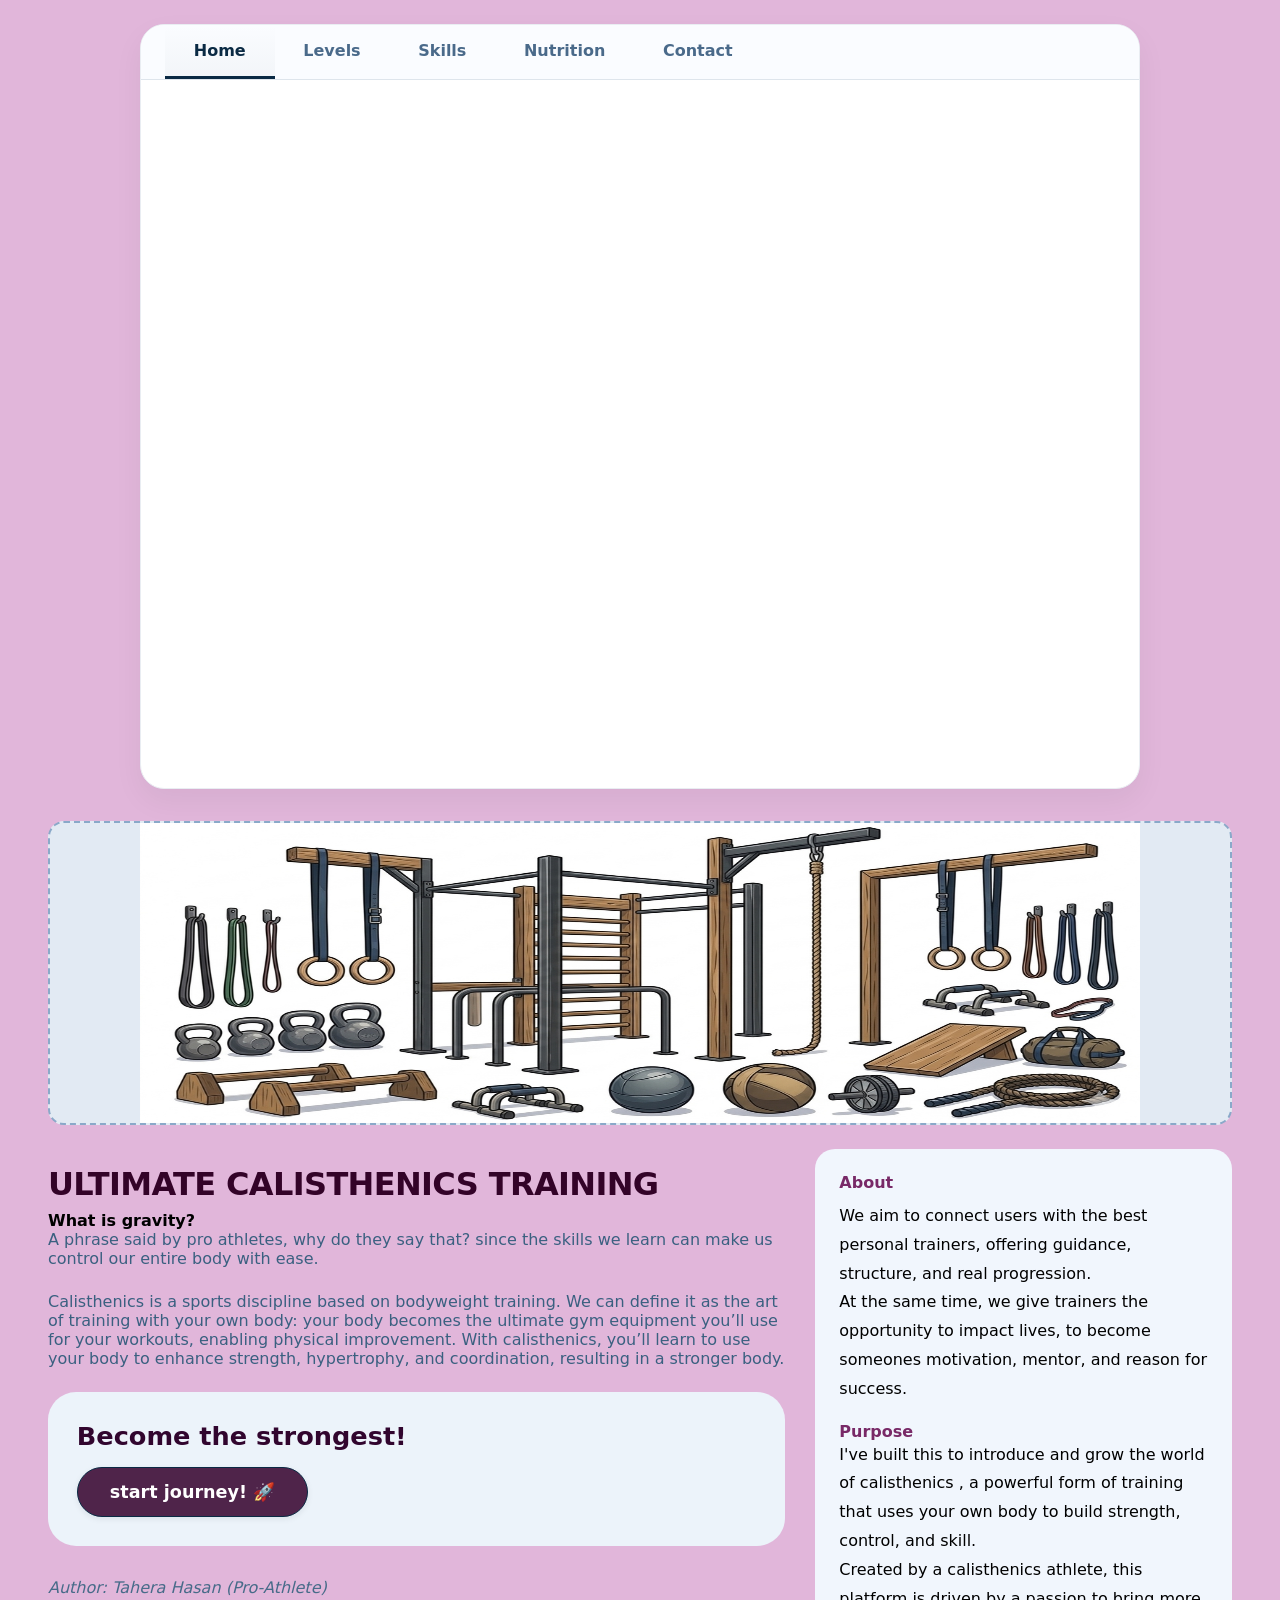
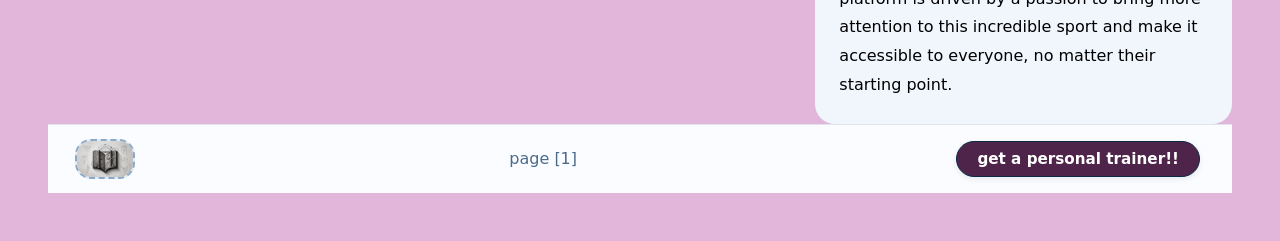
<file: index.html>
<!DOCTYPE html>
<html lang="en">
<head>
    <meta charset="UTF-8">
    <meta name="viewport" content="width=device-width, initial-scale=1.0">
    <title> Ultimate Calisthenics guide · Home</title>
    <link rel="stylesheet" href="style.css">
</head>
<body>

<div class="app-container">


    <!-- HEADER TABS for easy navigation -->
    <div class="header-tabs">
        <div class="tab-nav">
            <a href="home.html" class="active">Home</a>
            <a href="levels.html">Levels</a>
            <a href="skills.html">Skills</a>
            <a href="nutrition.html">Nutrition</a>
            <a href="contact.html">Contact</a>
        </div>

    </div>
</div>
    <!-- main content -->
    <div class="page-content">
        <!-- image placeholder for the picture in the beginning of the homepage-->
        <div class="img-placeholder" style="margin-bottom: 1.5rem;">
            <img src="Gemini_Generated_Image_home.png" alt="homepage" class="home-img">
        </div>

        <!-- the start of text display contents -->
        <div style="display: flex; gap: 30px; align-items: flex-start; flex-wrap: wrap;">
            <div style="flex:2">
                <p style="font-size: 1.2rem; margin: 0.5rem 0 1rem; color: #2b4e6e;">
                    <h1>ULTIMATE CALISTHENICS TRAINING</h1>
                    <strong>What is gravity?</strong>
                <p style="margin-bottom: 1.5rem; color: #3a6080;">A phrase said by pro athletes,
                    why do they say that? since the skills we learn can make us control our entire body with ease.</p>
                <p style="margin-bottom: 1.5rem; color: #3a6080;">Calisthenics is a sports discipline based on bodyweight training. We can define it as the art of training with your own body: your body becomes the ultimate gym equipment you’ll use for your workouts, enabling physical improvement. With calisthenics, you’ll learn to use your body to enhance strength, hypertrophy, and coordination, resulting in a stronger body.</p>
                
                <div style="background: #ecf3fa; padding: 1.8rem; border-radius: 28px;">
                    <h2 style="margin-top: 0;">Become the strongest!</h2>
                    <a href="levels.html" class="btn btn-large">start journey! 🚀</a>
                </div>
                
                <p style="margin-top: 2rem; color:#476b89;"><i>Author: Tahera Hasan (Pro-Athlete) </i></p>
            </div>
            
            <!-- sidebar / diagram panel -->
            <div style="flex:1; min-width: 220px; background: #f1f6fd; padding: 1.5rem; border-radius: 20px;">
                <p style="font-weight:700; color: #782967;">About</p>
                <ul style="list-style:none; margin-top:10px; line-height:1.8;"><!-- ul used for the spacing to look nice -->
                       <li> We aim to connect users with the best personal trainers, offering guidance, structure, and real progression. </li>
                       <li> At the same time, we give trainers the opportunity to impact lives, to become someones motivation, mentor, and reason for success.</li>
                </ul>
                <p style="font-weight:700; margin-top:18px; color: #782967;">Purpose</p>
                <ul style="list-style:none; line-height:1.8;">
                    <li> I've built this to introduce and grow the world of calisthenics , a powerful form of training that uses your own body to build strength, control, and skill. </li>
                    <li>Created by a calisthenics athlete, this platform is driven by a passion to bring more attention to this incredible sport and make it accessible to everyone, no matter their starting point.  </li>           
                </ul>
               
            </div>
        </div>
        


    <!-- FOOTER (the same for all the pahes shows the page number and the websites icon)-->
    <footer class="app-footer">
        <div class="footer-logo">
            <div class="img-placeholder img-placeholder-small" style="width:50px; height:35px; min-height:35px;">
                <img src="Gemini_Generated_Image_icon.png" alt="logo" class="img-placeholder img-placeholder-small">
            </div>
        </div>
        <div class="footer-page-indicator">page [1]</div>
        <div class="footer-btn">
            <a href="contact.html" class="btn">get a personal trainer!!</a>
        </div>
    </footer>
    
</div>
</body>
</html>
</file>
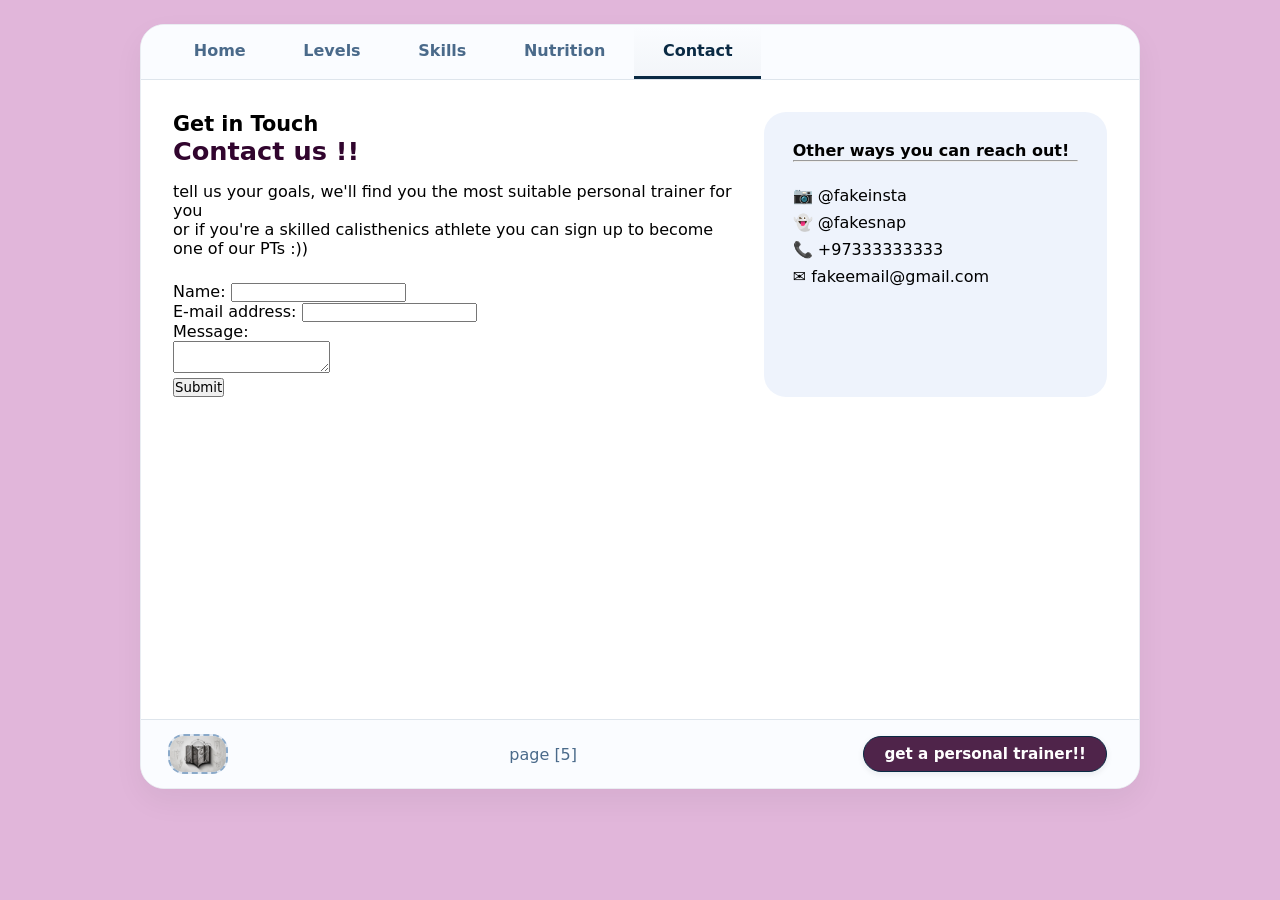
<file: contact.html>
<!DOCTYPE html>
<html lang="en">
<head>
    <meta charset="UTF-8">
    <meta name="viewport" content="width=device-width, initial-scale=1.0">
    <title>Ultimate Calisthenics guide · Contact</title>
    <link rel="stylesheet" href="style.css">
</head>
<body>
<div class="app-container">
    <!-- HEADER TABS -->
    <div class="header-tabs">
        <div class="tab-nav">
            <a href="home.html">Home</a>
            <a href="levels.html">Levels</a>
            <a href="skills.html">Skills</a>
            <a href="nutrition.html">Nutrition</a>
            <a href="contact.html" class="active">Contact</a>
        </div>
    </div>

    <!-- main content -->
    <div class="page-content">
        <div style="display:flex; gap:20px; flex-wrap:wrap;">
            <!-- LEFT COLUMN: Contact Form -->
            <div style="flex:2;">
                <p style="font-weight:600; font-size:1.3rem;">Get in Touch</p>
                <h2 style="margin-top:0;">Contact us !!</h2>
                <p>tell us your goals, we'll find you the most suitable personal trainer for you</p>
                <p style="margin-bottom:1.5rem;">or if you're a skilled calisthenics athlete you can sign up to become one of our PTs :))</p>
                
                <!-- contact form begins -->
                <form action="mailto:admin@example.com" enctype="text/plain" method="post">
                    <p>Name: <input name="Name" type="text" id="Name"></p>
                    <p>E-mail address: <input name="E-mail" type="text" id="E-mail"></p>
                    <p>Message:</p>
                    <p><textarea name="Message" id="Message"></textarea></p>
                    <p><input type="submit" name="Submit" value="Submit"></p>
                </form>
                <!-- Contact form ends -->
            </div>
            
            <!--Sidebar -->
            <div style="flex:1; background:#eef3fc; border-radius:22px; padding:1.8rem;">
                <p><strong>Other ways you can reach out!</strong></p>
                <hr>
                <div class="social-links">
    <ul >
        <li style="display: block; margin: 8px 0;">📷 @fakeinsta</li>
        <li style="display: block; margin: 8px 0;">👻 @fakesnap</li>
        <li style="display: block; margin: 8px 0;">📞 +97333333333</li>
        <li style="display: block; margin: 8px 0;">✉️ fakeemail@gmail.com</li>
    </ul>

                </div>
                <p style="margin-top:1.8rem;"></p>
            </div>
        </div>
    </div>

    <!-- FOOTER -->
    <footer class="app-footer">
        <div class="footer-logo">
            <div class="img-placeholder img-placeholder-small" style="width:50px; height:35px; min-height:35px;"><img src="Gemini_Generated_Image_icon.png" alt="logo" class="img-placeholder img-placeholder-small"></div>
        </div>
        <div class="footer-page-indicator">page [5]</div>
        <div class="footer-btn">
            <a href="home.html" class="btn">get a personal trainer!!</a>
        </div>
    </footer>
</div>
</body>
</html>
</file>
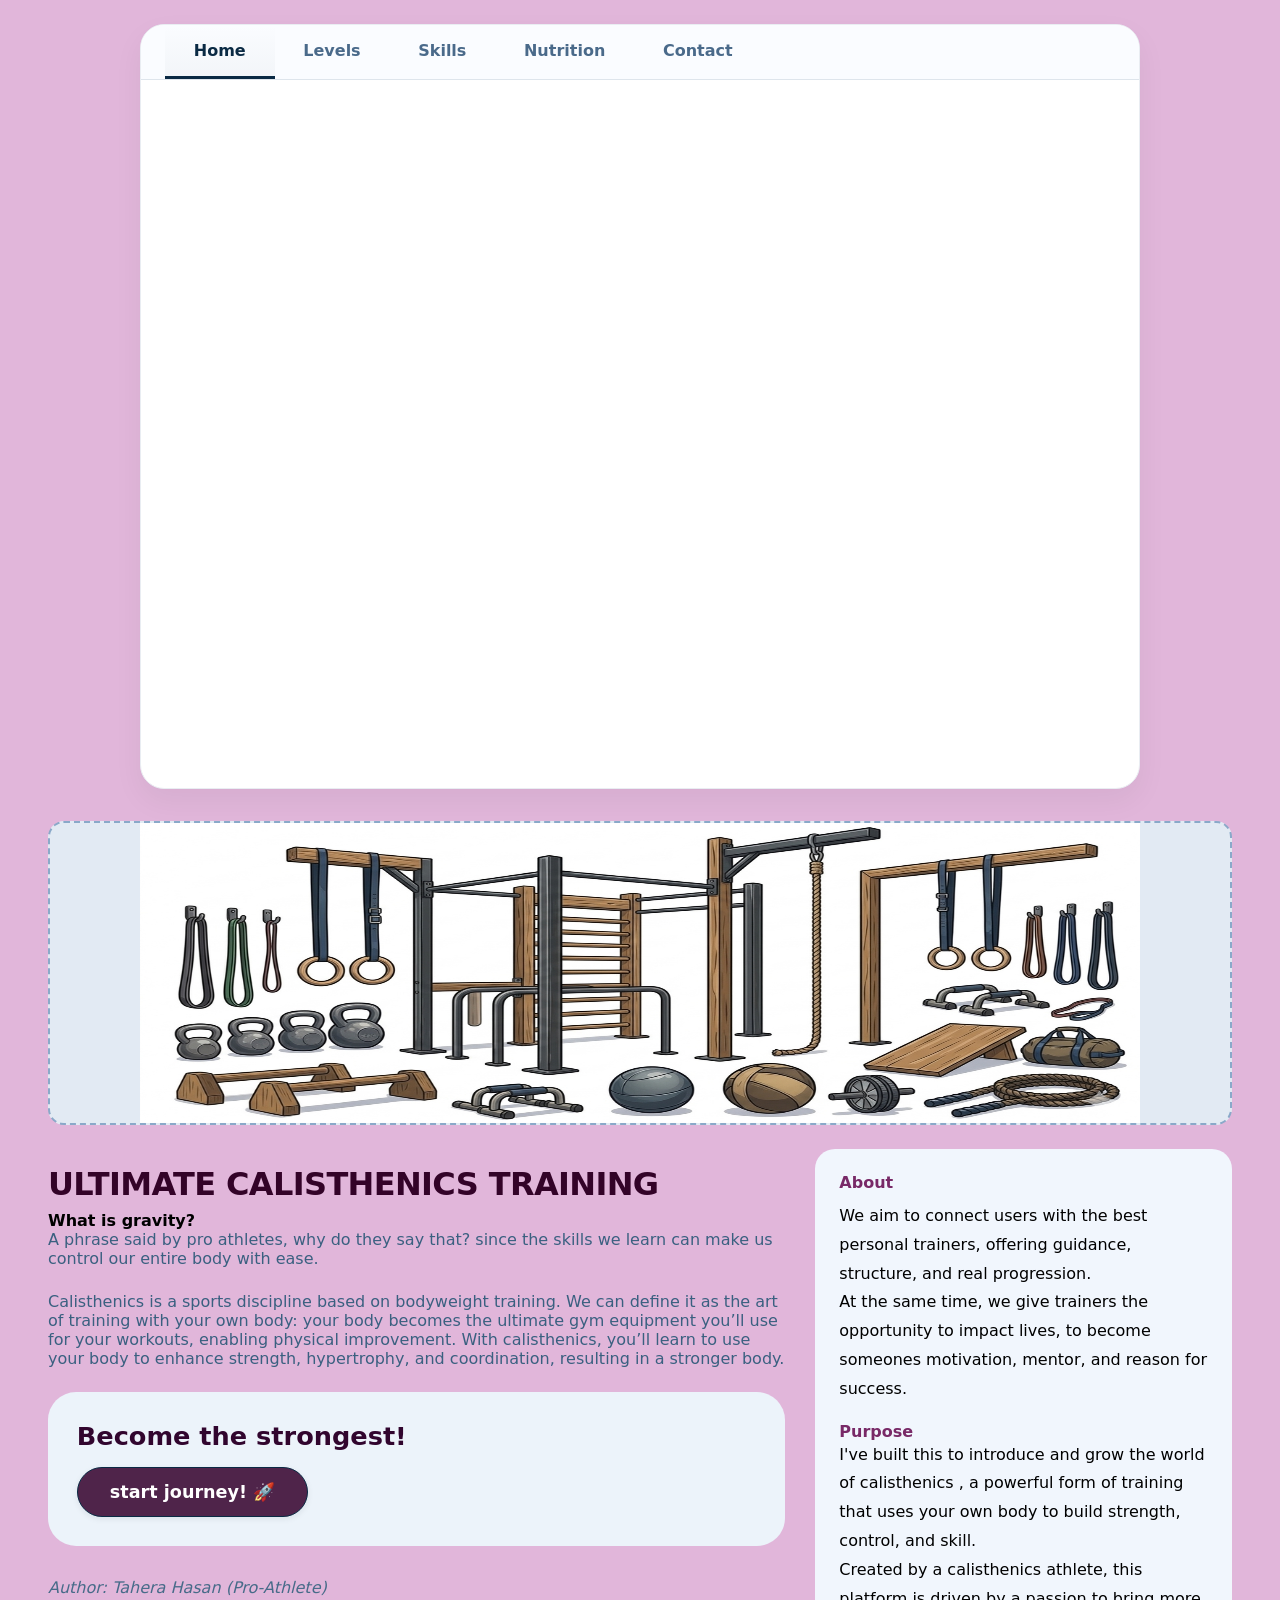
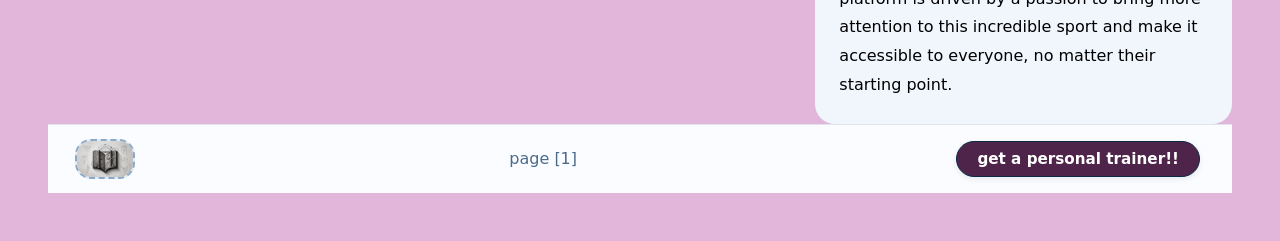
<file: home.html>
<!DOCTYPE html>
<html lang="en">
<head>
    <meta charset="UTF-8">
    <meta name="viewport" content="width=device-width, initial-scale=1.0">
    <title> Ultimate Calisthenics guide · Home</title>
    <link rel="stylesheet" href="style.css">
</head>
<body>

<div class="app-container">


    <!-- HEADER TABS for easy navigation -->
    <div class="header-tabs">
        <div class="tab-nav">
            <a href="home.html" class="active">Home</a>
            <a href="levels.html">Levels</a>
            <a href="skills.html">Skills</a>
            <a href="nutrition.html">Nutrition</a>
            <a href="contact.html">Contact</a>
        </div>

    </div>
</div>
    <!-- main content -->
    <div class="page-content">
        <!-- image placeholder for the picture in the beginning of the homepage-->
        <div class="img-placeholder" style="margin-bottom: 1.5rem;">
            <img src="Gemini_Generated_Image_home.png" alt="homepage" class="home-img">
        </div>

        <!-- the start of text display contents -->
        <div style="display: flex; gap: 30px; align-items: flex-start; flex-wrap: wrap;">
            <div style="flex:2">
                <p style="font-size: 1.2rem; margin: 0.5rem 0 1rem; color: #2b4e6e;">
                    <h1>ULTIMATE CALISTHENICS TRAINING</h1>
                    <strong>What is gravity?</strong>
                <p style="margin-bottom: 1.5rem; color: #3a6080;">A phrase said by pro athletes,
                    why do they say that? since the skills we learn can make us control our entire body with ease.</p>
                <p style="margin-bottom: 1.5rem; color: #3a6080;">Calisthenics is a sports discipline based on bodyweight training. We can define it as the art of training with your own body: your body becomes the ultimate gym equipment you’ll use for your workouts, enabling physical improvement. With calisthenics, you’ll learn to use your body to enhance strength, hypertrophy, and coordination, resulting in a stronger body.</p>
                
                <div style="background: #ecf3fa; padding: 1.8rem; border-radius: 28px;">
                    <h2 style="margin-top: 0;">Become the strongest!</h2>
                    <a href="levels.html" class="btn btn-large">start journey! 🚀</a>
                </div>
                
                <p style="margin-top: 2rem; color:#476b89;"><i>Author: Tahera Hasan (Pro-Athlete) </i></p>
            </div>
            
            <!-- sidebar / diagram panel -->
            <div style="flex:1; min-width: 220px; background: #f1f6fd; padding: 1.5rem; border-radius: 20px;">
                <p style="font-weight:700; color: #782967;">About</p>
                <ul style="list-style:none; margin-top:10px; line-height:1.8;"><!-- ul used for the spacing to look nice -->
                       <li> We aim to connect users with the best personal trainers, offering guidance, structure, and real progression. </li>
                       <li> At the same time, we give trainers the opportunity to impact lives, to become someones motivation, mentor, and reason for success.</li>
                </ul>
                <p style="font-weight:700; margin-top:18px; color: #782967;">Purpose</p>
                <ul style="list-style:none; line-height:1.8;">
                    <li> I've built this to introduce and grow the world of calisthenics , a powerful form of training that uses your own body to build strength, control, and skill. </li>
                    <li>Created by a calisthenics athlete, this platform is driven by a passion to bring more attention to this incredible sport and make it accessible to everyone, no matter their starting point.  </li>           
                </ul>
               
            </div>
        </div>
        


    <!-- FOOTER (the same for all the pahes shows the page number and the websites icon)-->
    <footer class="app-footer">
        <div class="footer-logo">
            <div class="img-placeholder img-placeholder-small" style="width:50px; height:35px; min-height:35px;">
                <img src="Gemini_Generated_Image_icon.png" alt="logo" class="img-placeholder img-placeholder-small">
            </div>
        </div>
        <div class="footer-page-indicator">page [1]</div>
        <div class="footer-btn">
            <a href="contact.html" class="btn">get a personal trainer!!</a>
        </div>
    </footer>
    
</div>
</body>
</html>
</file>
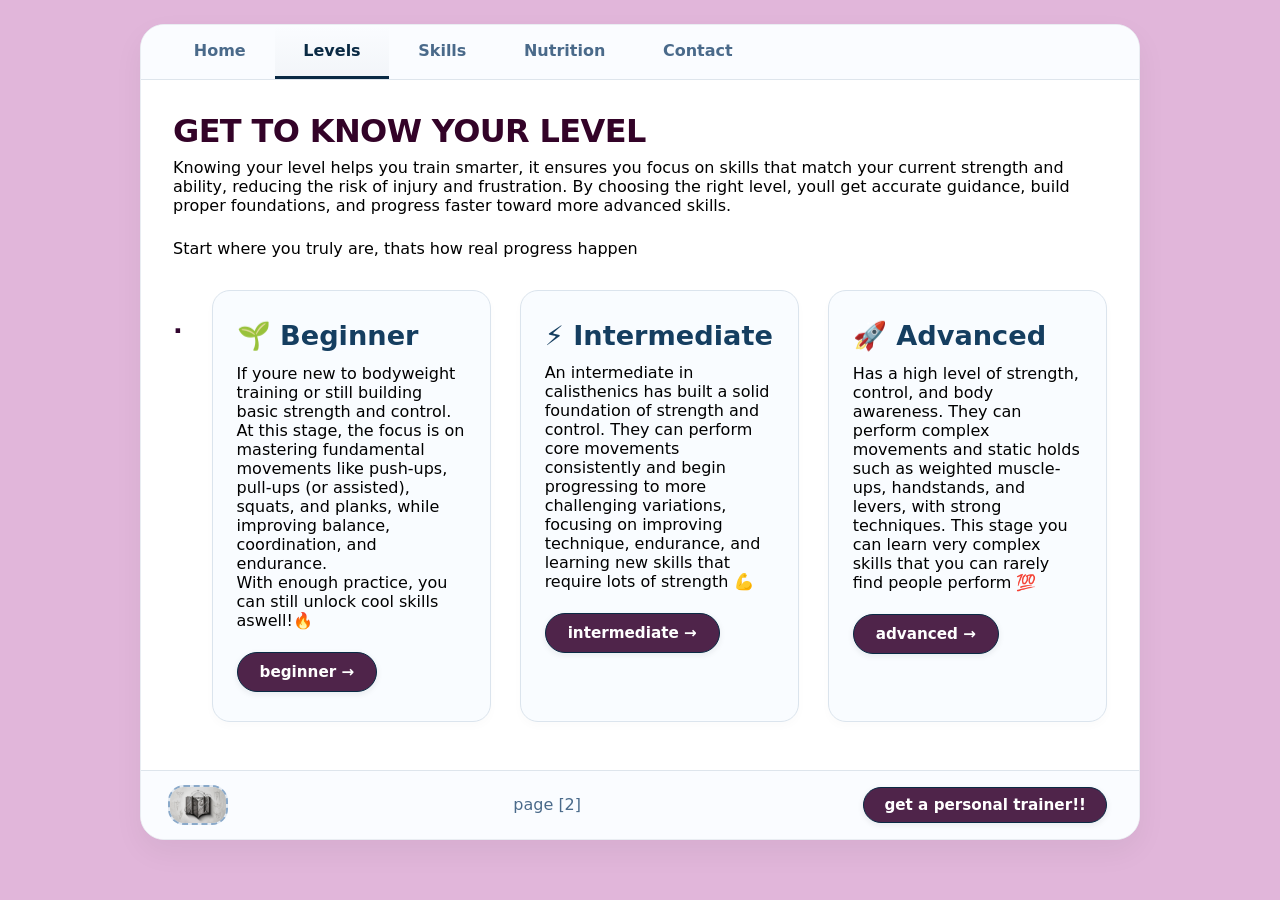
<file: levels.html>
<!DOCTYPE html>
<html lang="en">
<head>
    <meta charset="UTF-8">
    <meta name="viewport" content="width=device-width, initial-scale=1.0">
    <title>Ultimate Calisthenics guide · Levels</title>
    <link rel="stylesheet" href="style.css">
</head>
<body>
<div class="app-container">
    <!-- HEADER TABS -->
    <div class="header-tabs">
        <div class="tab-nav">
            <a href="home.html">Home</a>
            <a href="levels.html" class="active">Levels</a>
            <a href="skills.html">Skills</a>
            <a href="nutrition.html">Nutrition</a>
            <a href="contact.html">Contact</a>
        </div>

    </div>

    <!-- main content -->
    <div class="page-content">
        <h1>GET TO KNOW YOUR LEVEL</h1>
        <p style="margin-bottom: 1.5rem; font-size:1.0rem;">Knowing your level helps you train smarter, it ensures you focus on skills that match your current strength and ability, reducing the risk of injury and frustration.
By choosing the right level, youll get accurate guidance, build proper foundations, and progress faster toward more advanced skills.</p>
<p>Start where you truly are, thats how real progress happen </p>
        
        <div class="card-grid">
            <h2>.</h2>
            <div class="level-card">
                <h3>🌱 Beginner</h3>
                <p>If youre new to bodyweight training or still building basic strength and control. 
                    <p>At this stage, the focus is on mastering fundamental movements like push-ups, pull-ups (or assisted), squats, and planks, while improving balance, coordination, and endurance.</p>
                    <p>With enough practice, you can still unlock cool skills aswell!🔥</p>
                <!-- link to beginner section on skills page to make navigation easier -->
                <a href="skills.html#beginner" class="btn" style="margin-top:1.4rem; display:inline-block;">beginner →</a>
            </div>
            <div class="level-card">
                <h3>⚡ Intermediate</h3>
                <p>An intermediate in calisthenics has built a solid foundation of strength and control. They can perform core movements consistently and begin progressing to more challenging variations, focusing on improving technique, endurance, and learning new skills that require lots of strength 💪 </p>
                <!-- link to intermediate section on skills page -->
                <a href="skills.html#intermediate" class="btn" style="margin-top:1.4rem; display:inline-block;">intermediate →</a>
            </div>
            <div class="level-card">
                <h3>🚀 Advanced</h3>
                <p>Has a high level of strength, control, and body awareness. They can perform complex movements and static holds such as weighted muscle-ups, handstands, and levers, with strong techniques. This stage you can learn very complex skills that you can rarely find people perform 💯 </p>
                <!-- link to advanced section on skills page -->
                <a href="skills.html#advanced" class="btn" style="margin-top:1.4rem; display:inline-block;">advanced →</a>
            </div>
        </div>

    </div>

    <!-- FOOTER -->
    <footer class="app-footer">
        <div class="footer-logo">
            <div class="img-placeholder img-placeholder-small" style="width:50px; height:35px; min-height:35px;"> <img src="Gemini_Generated_Image_icon.png" alt="logo" class="img-placeholder img-placeholder-small"></div>
            <span style="margin-left: 8px; font-weight: 600;"></span>
        </div>
        <div class="footer-page-indicator">page [2]</div>
        <div class="footer-btn">
            <a href="contact.html" class="btn">get a personal trainer!!</a>
        </div>
    </footer>
</div>
</body>
</html>
</file>
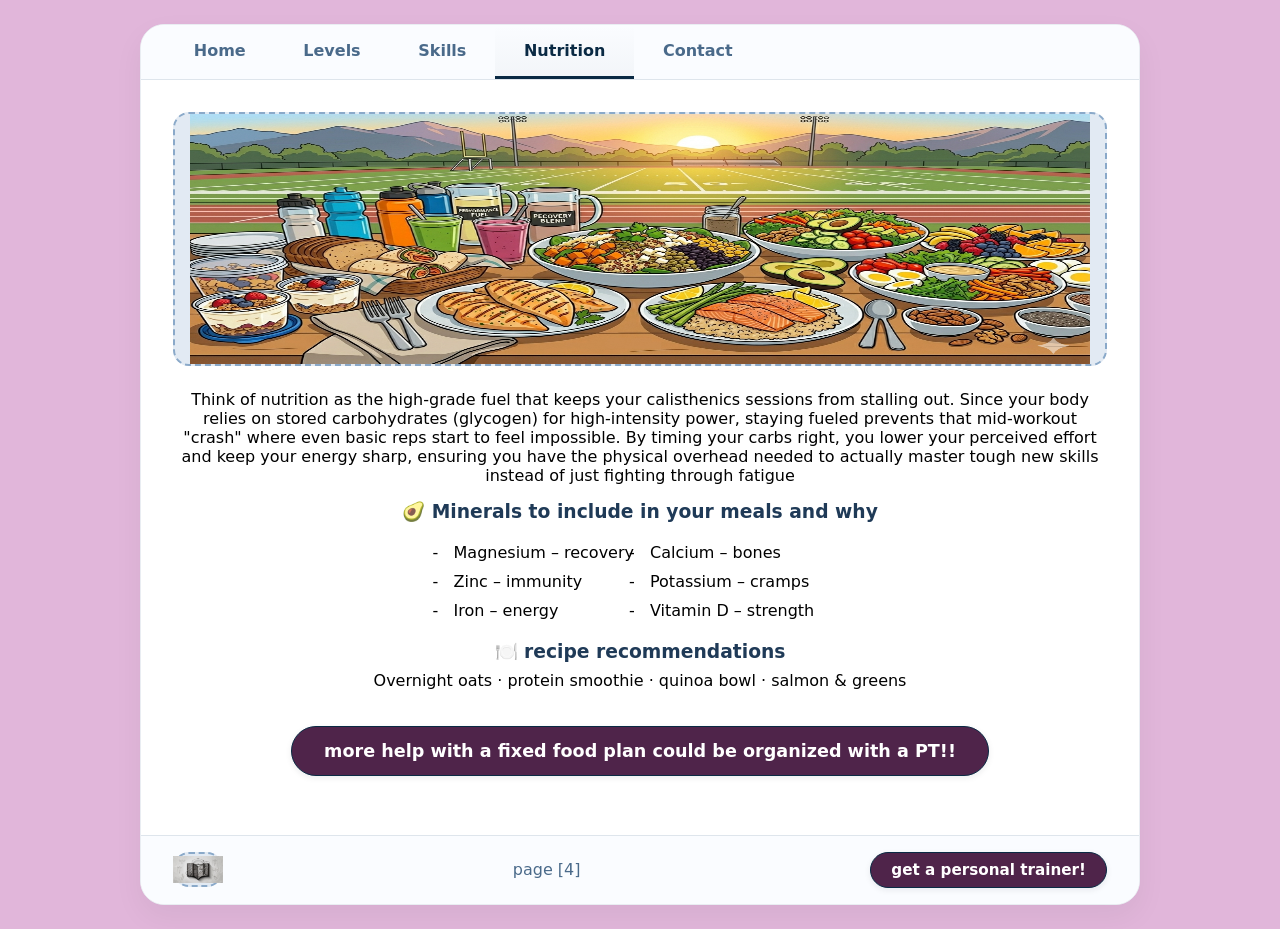
<file: nutrition.html>
<!DOCTYPE html>
<html lang="en">
<head>
    <meta charset="UTF-8">
    <meta name="viewport" content="width=device-width, initial-scale=1.0">
    <title>Ultimate Calisthenics guide · Nutrition</title>
    <link rel="stylesheet" href="style.css">
</head>
<body>
<div class="app-container">
    <!-- HEADER TABS -->
    <div class="header-tabs">
        <div class="tab-nav">
            <a href="home.html">Home</a>
            <a href="levels.html">Levels</a>
            <a href="skills.html">Skills</a>
            <a href="nutrition.html" class="active">Nutrition</a>
            <a href="contact.html">Contact</a>
        </div>
    </div>

    <!-- main content -->
    <div class="page-content">
        <div style="display:flex; gap:25px; flex-wrap:wrap;">
            <div style="flex:2;">
                <div class="img-placeholder" style="margin-bottom: 1.5rem; text-align: center;">
                    <img src="food.png" alt="food" style="width: 900px; height: 250px;">
                </div>
                
                <p style="font-size:1.0rem; margin:1rem 0; text-align: center;">Think of nutrition as the high-grade fuel that keeps your calisthenics sessions from stalling out. Since your body relies on stored carbohydrates (glycogen) for high-intensity power, staying fueled prevents that mid-workout "crash" where even basic reps start to feel impossible. By timing your carbs right, you lower your perceived effort and keep your energy sharp, ensuring you have the physical overhead needed to actually master tough new skills instead of just fighting through fatigue</p>
                
                <h3 style="text-align: center;">🥑 Minerals to include in your meals and why</h3>
                <ul style="columns:2; margin:1rem auto 1rem; list-style-type:'-   '; line-height:1.8; width: fit-content; text-align: left; padding-left: 0.25rem;">
                    <li>Magnesium – recovery</li>
                    <li>Zinc – immunity</li>
                    <li>Iron – energy</li>
                    <li>Calcium – bones</li>
                    <li>Potassium – cramps</li>
                    <li>Vitamin D – strength</li>
                </ul>
                
                <h3 style="text-align: center;">🍽️ recipe recommendations</h3>
                <p style="text-align: center;">Overnight oats · protein smoothie · quinoa bowl · salmon & greens</p>
                
                <div style="margin:2.2rem 0; text-align: center;">
                    <a href="contact.html" class="btn btn-large">more help with a fixed food plan could be organized with a PT!!</a>
                </div>
            </div>
            
        </div>
    </div>

    <!-- FOOTER -->
    <footer class="app-footer">
        <div class="footer-logo">
            <div class="img-placeholder img-placeholder-small" style="width:50px; height:35px; min-height:35px;">
                <img src="Gemini_Generated_Image_icon.png" alt="logo" style="width: 50px; height: auto;">
            </div>
        </div>
        <div class="footer-page-indicator">page [4]</div>
        <div class="footer-btn">
            <a href="contact.html" class="btn">get a personal trainer!</a>
        </div>
    </footer>
</div>
</body>
</html>
</file>
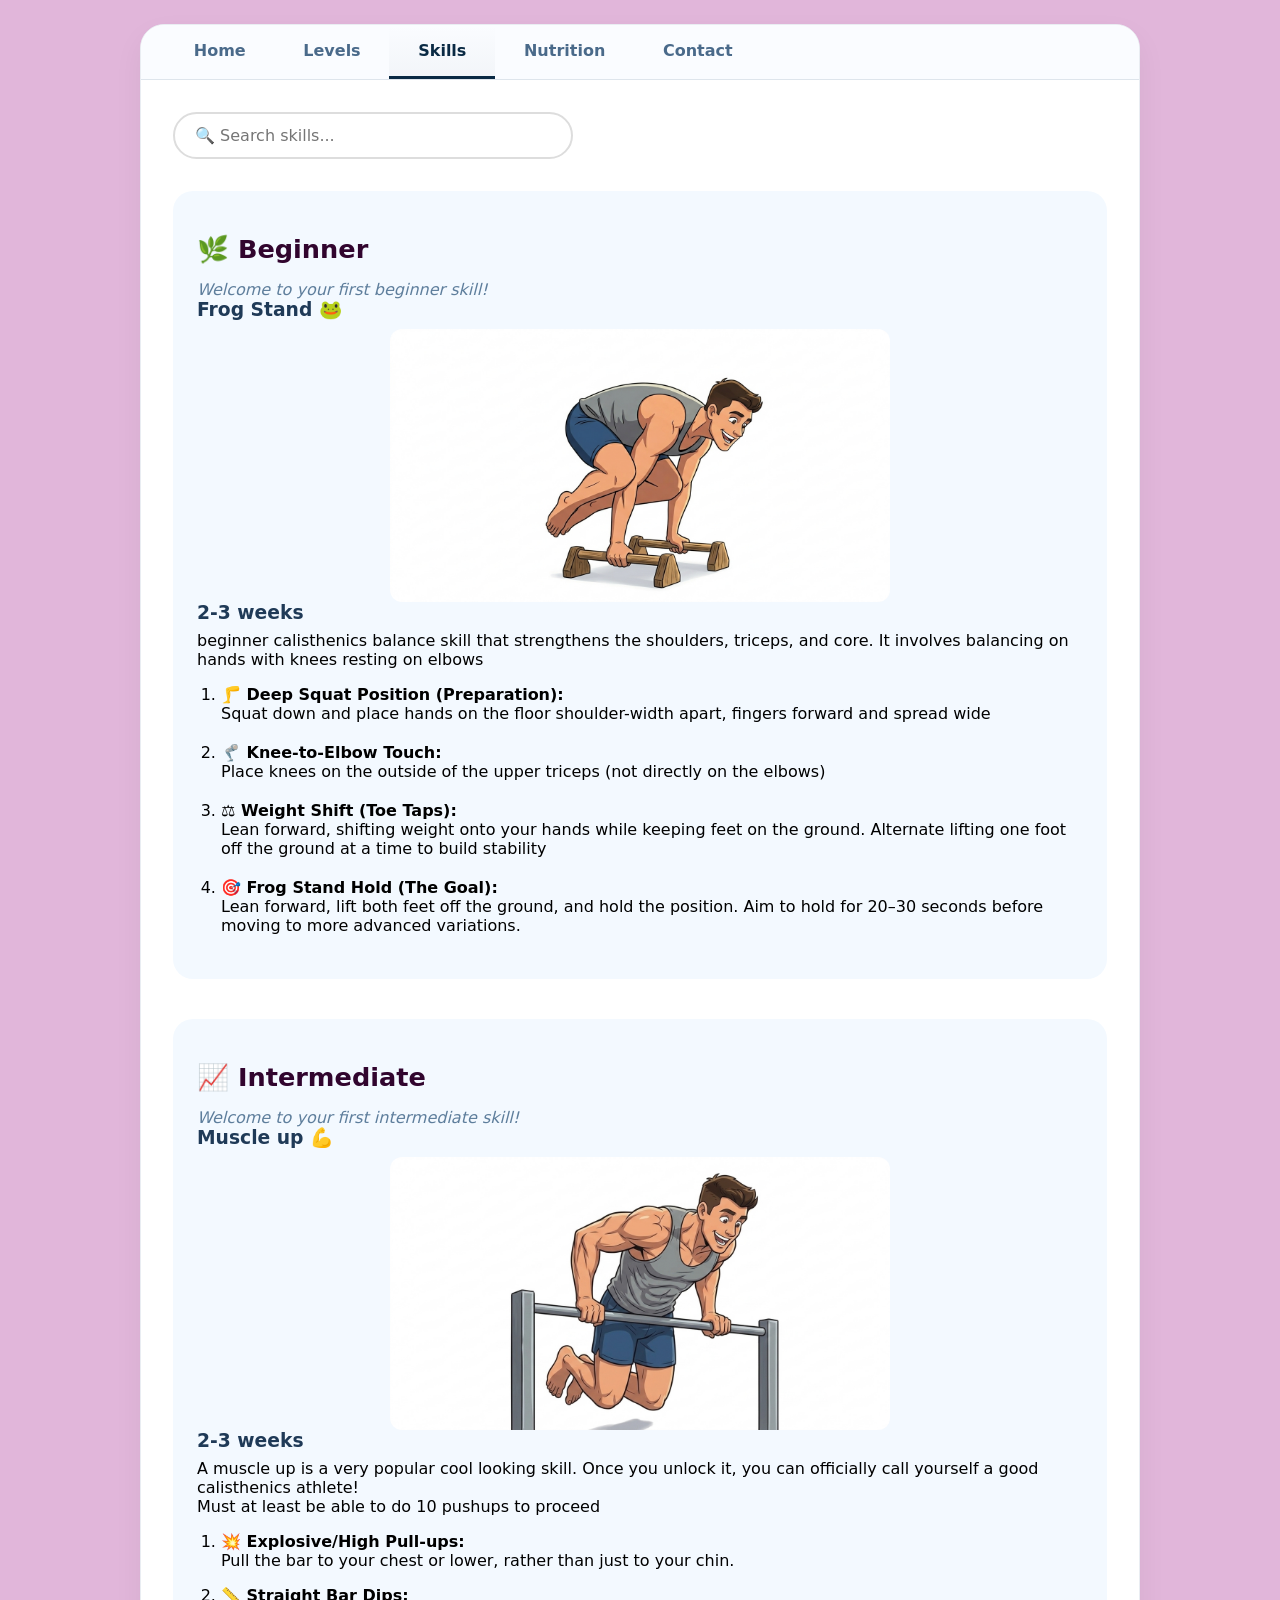
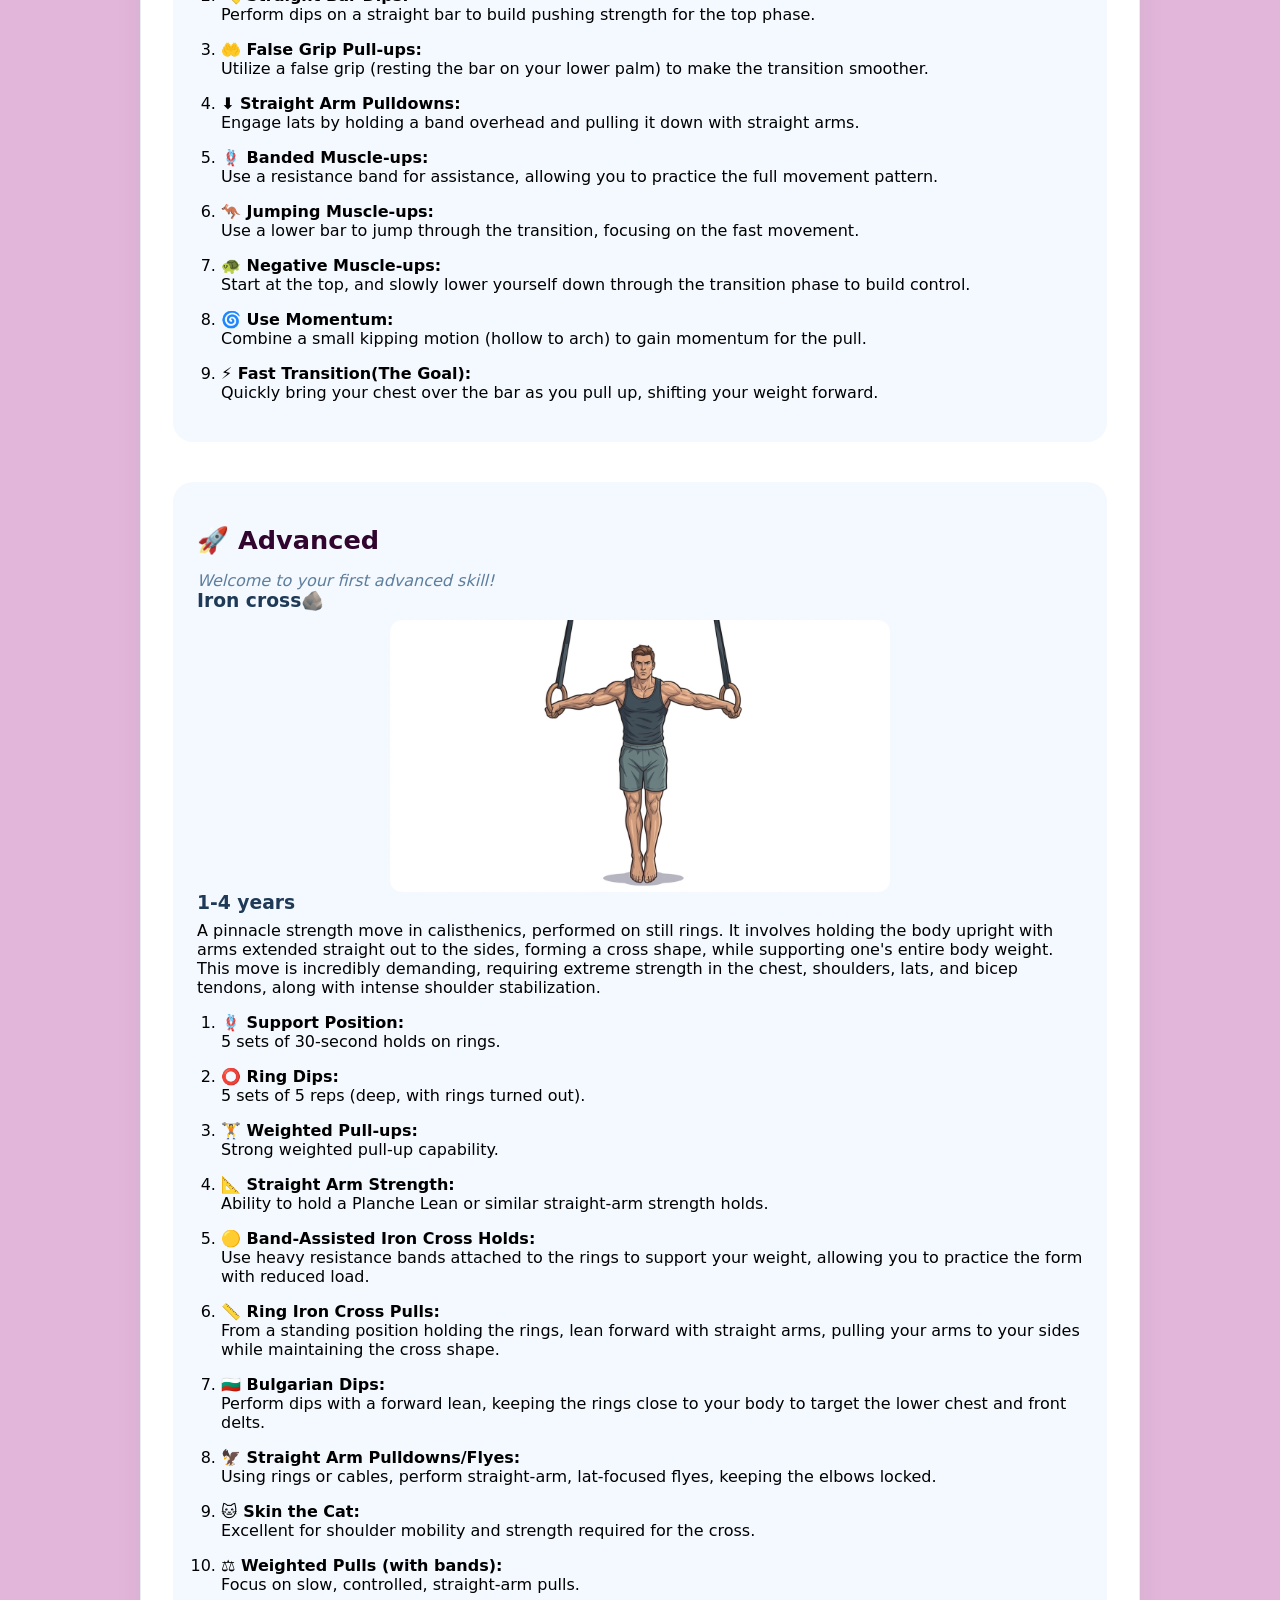
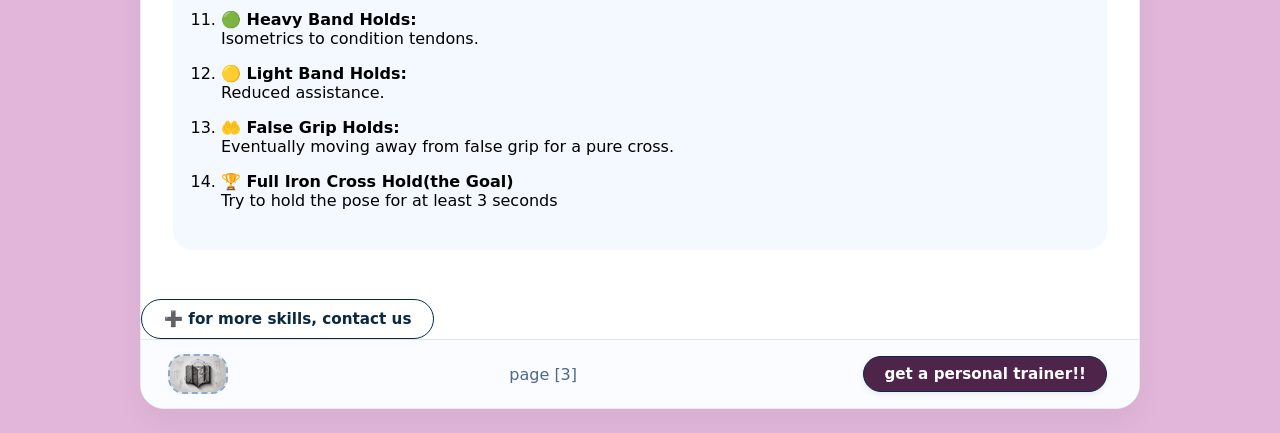
<file: skills.html>
<!DOCTYPE html>
<html lang="en">
<head>
    <meta charset="UTF-8">
    <meta name="viewport" content="width=device-width, initial-scale=1.0">
    <title>Ultimate Calisthenics guide · Skills</title>
    <link rel="stylesheet" href="style.css">
</head>
<body>
<div class="app-container">
    <!-- HEADER TABS -->
    <div class="header-tabs">
        <div class="tab-nav">
            <a href="home.html">Home</a>
            <a href="levels.html">Levels</a>
            <a href="skills.html" class="active">Skills</a>
            <a href="nutrition.html">Nutrition</a>
            <a href="contact.html">Contact</a>
        </div>

    </div>

    <!-- main content -->
    <div class="page-content">
        <div style="margin-bottom: 2rem;">
    <input type="text" id="skillSearch" placeholder="🔍 Search skills..." style="width: 100%; max-width: 400px; padding: 12px 20px; font-size: 1rem; border: 2px solid #ddd; border-radius: 30px; outline: none;">
</div>

<script>  <!-- search engine for users to search the skill they want to learn -->
document.getElementById('skillSearch').addEventListener('keyup', function() {
    let searchValue = this.value.toLowerCase();
    let skills = document.querySelectorAll('.skill-card, .skill-item, li'); 
    
    skills.forEach(skill => {
        let text = skill.textContent.toLowerCase();
        if (text.includes(searchValue)) {
            skill.style.display = '';
        } else {
            skill.style.display = 'none';
        }
    });
});
</script>
        
        <div style="display: flex; gap: 20px; flex-wrap: wrap;">
            <div style="flex: 2;">
                <!-- BEGINNER SECTION with ID for anchor -->
                <div id="beginner" style="background:#f3f9ff; border-radius: 20px; padding: 1.5rem; margin-bottom:20px; scroll-margin-top: 20px;">
                    <h2>🌿 Beginner</h2>
                    <p class="text-muted"><em>Welcome to your first beginner skill!</em></p>
                    <h3>Frog Stand 🐸</h3>
                    <div> <img class="skills-imgs" src="Gemini_Generated_Image_frogstand.png" alt="beginnerSkill"></div>
                    <h3><b>2-3 weeks</b></h3>
                    <p>beginner calisthenics balance skill that strengthens the shoulders, triceps, and core. It involves balancing on hands with knees resting on elbows</p>
                    <ol style="margin-top: 16px; padding-left: 1.5rem;">
        <li style="margin-bottom: 20px;">
            <strong>🦵 Deep Squat Position (Preparation):</strong><br>
            Squat down and place hands on the floor shoulder-width apart, fingers forward and spread wide
        </li>
        
        <li style="margin-bottom: 20px;">
            <strong>🦿 Knee-to-Elbow Touch:</strong><br>
            Place knees on the outside of the upper triceps (not directly on the elbows)
        </li>
        
        <li style="margin-bottom: 20px;">
            <strong>⚖️ Weight Shift (Toe Taps):</strong><br>
            Lean forward, shifting weight onto your hands while keeping feet on the ground. Alternate lifting one foot off the ground at a time to build stability
        </li>
        
        <li style="margin-bottom: 20px;">
            <strong>🎯 Frog Stand Hold (The Goal):</strong><br>
            Lean forward, lift both feet off the ground, and hold the position. Aim to hold for 20–30 seconds before moving to more advanced variations.
        </li>
    </ol>
</div>
                </div>
                <!-- INTERMEDIATE SECTION with ID -->
                <div id="intermediate" style="background:#f3f9ff; border-radius: 20px; padding: 1.5rem; margin-bottom:20px; scroll-margin-top: 20px;">
                    <h2>📈 Intermediate</h2>
                    <p class="text-muted"><em>Welcome to your first intermediate skill!</em></p>
                    <h3>Muscle up 💪</h3>
                    <div> <img class="skills-imgs" src="muscleup.png" alt="intermediateskill"></div>
                    <h3><b>2-3 weeks</b></h3>
                    <p>A muscle up is a very popular cool looking skill. Once you unlock it, you can officially call yourself a good calisthenics athlete!</p>
                    <p>Must at least be able to do 10 pushups to proceed</p>
                    <ol style="margin-top: 16px; padding-left: 1.5rem;">
        <li style="margin-bottom: 16px;">
            <strong>💥 Explosive/High Pull-ups:</strong><br>
            Pull the bar to your chest or lower, rather than just to your chin.
        </li>
        
        <li style="margin-bottom: 16px;">
            <strong>📏 Straight Bar Dips:</strong><br>
            Perform dips on a straight bar to build pushing strength for the top phase.
        </li>
        
        <li style="margin-bottom: 16px;">
            <strong>🤲 False Grip Pull-ups:</strong><br>
            Utilize a false grip (resting the bar on your lower palm) to make the transition smoother.
        </li>
        
        <li style="margin-bottom: 16px;">
            <strong>⬇️ Straight Arm Pulldowns:</strong><br>
            Engage lats by holding a band overhead and pulling it down with straight arms.
        </li>
        
        <li style="margin-bottom: 16px;">
            <strong>🪢 Banded Muscle-ups:</strong><br>
            Use a resistance band for assistance, allowing you to practice the full movement pattern.
        </li>
        
        <li style="margin-bottom: 16px;">
            <strong>🦘 Jumping Muscle-ups:</strong><br>
            Use a lower bar to jump through the transition, focusing on the fast movement.
        </li>
        
        <li style="margin-bottom: 16px;">
            <strong>🐢 Negative Muscle-ups:</strong><br>
            Start at the top, and slowly lower yourself down through the transition phase to build control.
        </li>
        
        <li style="margin-bottom: 16px;">
            <strong>🌀 Use Momentum:</strong><br>
            Combine a small kipping motion (hollow to arch) to gain momentum for the pull.
        </li>
        
        <li style="margin-bottom: 16px;">
            <strong>⚡ Fast Transition(The Goal):</strong><br>
            Quickly bring your chest over the bar as you pull up, shifting your weight forward.
        </li>
    </ol>
                </div>
                
                <!-- ADVANCED SECTION with ID -->
                <div id="advanced" style="background:#f3f9ff; border-radius: 20px; padding: 1.5rem; scroll-margin-top: 20px;">
                    <h2>🚀 Advanced</h2>
                    <p class="text-muted"><em>Welcome to your first advanced skill!</em></p>
                    <h3>Iron cross🪨</h3>
                    <div> <img class="skills-imgs" src="cross.png" alt="advancedSkill"></div>
                    <h3><b>1-4 years</b></h3>
                    <p>A pinnacle strength move in calisthenics, performed on still rings. It involves holding the body upright with arms extended straight out to the sides, forming a cross shape, while supporting one's entire body weight. 
                    <p>This move is incredibly demanding, requiring extreme strength in the chest, shoulders, lats, and bicep tendons, along with intense shoulder stabilization. </p>
                    <ol style="margin-top: 16px; padding-left: 1.5rem;">
        <li style="margin-bottom: 16px;">
            <strong>🪢 Support Position:</strong><br>
            5 sets of 30-second holds on rings.
        </li>
        
        <li style="margin-bottom: 16px;">
            <strong>⭕ Ring Dips:</strong><br>
            5 sets of 5 reps (deep, with rings turned out).
        </li>
        
        <li style="margin-bottom: 16px;">
            <strong>🏋️ Weighted Pull-ups:</strong><br>
            Strong weighted pull-up capability.
        </li>
        
        <li style="margin-bottom: 16px;">
            <strong>📐 Straight Arm Strength:</strong><br>
            Ability to hold a Planche Lean or similar straight-arm strength holds.
        </li>
        
        <li style="margin-bottom: 16px;">
            <strong>🟡 Band-Assisted Iron Cross Holds:</strong><br>
            Use heavy resistance bands attached to the rings to support your weight, allowing you to practice the form with reduced load.
        </li>
        
        <li style="margin-bottom: 16px;">
            <strong>📏 Ring Iron Cross Pulls:</strong><br>
            From a standing position holding the rings, lean forward with straight arms, pulling your arms to your sides while maintaining the cross shape.
        </li>
        
        <li style="margin-bottom: 16px;">
            <strong>🇧🇬 Bulgarian Dips:</strong><br>
            Perform dips with a forward lean, keeping the rings close to your body to target the lower chest and front delts.
        </li>
        
        <li style="margin-bottom: 16px;">
            <strong>🦅 Straight Arm Pulldowns/Flyes:</strong><br>
            Using rings or cables, perform straight-arm, lat-focused flyes, keeping the elbows locked.
        </li>
        
        <li style="margin-bottom: 16px;">
            <strong>🐱 Skin the Cat:</strong><br>
            Excellent for shoulder mobility and strength required for the cross.
        </li>
        
        <li style="margin-bottom: 16px;">
            <strong>⚖️ Weighted Pulls (with bands):</strong><br>
            Focus on slow, controlled, straight-arm pulls.
        </li>
        
        <li style="margin-bottom: 16px;">
            <strong>🟢 Heavy Band Holds:</strong><br>
            Isometrics to condition tendons.
        </li>
        
        <li style="margin-bottom: 16px;">
            <strong>🟡 Light Band Holds:</strong><br>
            Reduced assistance.
        </li>
        
        <li style="margin-bottom: 16px;">
            <strong>🤲 False Grip Holds:</strong><br>
            Eventually moving away from false grip for a pure cross.
        </li>
        
        <li style="margin-bottom: 16px;">
            <strong>🏆 Full Iron Cross Hold(the Goal)</strong><br>
            Try to hold the pose for at least 3 seconds
        </li>
    </ol>
</div>
                    
                </div>
            </div>
            

        <div style="margin-top:25px;">
            <a href="contact.html" class="btn-outline btn">➕ for more skills, contact us</a>
        </div>
    

    <!-- FOOTER -->
    <footer class="app-footer">
        <div class="footer-logo">
            <div class="img-placeholder img-placeholder-small" style="width:50px; height:35px; min-height:35px;"> <img src="Gemini_Generated_Image_icon.png" alt="logo" class="img-placeholder img-placeholder-small"></div>
        </div>
        <div class="footer-page-indicator">page [3]</div>
        <div class="footer-btn">
            <a href="contact.html" class="btn">get a personal trainer!!</a>
        </div>
    </footer>
</div>
</body>
</html>
</file>
<file: style.css>
/* my css file with all style detals */

* {
    margin: 0;
    padding: 0;
    box-sizing: border-box;
    font-family: system-ui, -apple-system, 'Segoe UI', Roboto, 'Helvetica Neue', sans-serif;
}

body {
    background: #e1b6da;
    display: flex;
    flex-direction: column;
    align-items: center;
    padding: 1.5rem 1rem;
    min-height: 100vh;
}

.app-container {
    max-width: 1000px;
    width: 100%;
    background: white;
    border-radius: 24px;
    box-shadow: 0 12px 30px rgba(0,0,0,0.05);
    overflow: hidden;
    border: 1px solid #e9edf2;
    display: flex;
    flex-direction: column;
    min-height: 85vh;
}

/* ===== HEADER TABS ===== */
.header-tabs {
    display: flex;
    align-items: center;
    background: #fafcff;
    border-bottom: 1px solid #dee5ec;
    padding: 0 1.5rem;
}

.tab-nav {
    display: flex;
    gap: 0;
    flex: 1;
}

.tab-nav a {
    text-decoration: none;
    font-weight: 600;
    color: #4a6a8a;
    font-size: 1rem;
    padding: 1rem 1.8rem;
    border-bottom: 3px solid transparent;
    transition: all 0.15s;
    position: relative;
}

.tab-nav a.active {
    color: #0a2a44;
    border-bottom: 3px solid #0a2a44;
    background: linear-gradient(to bottom, transparent, rgba(10,42,68,0.03));
}

.tab-nav a:hover {
    color: #0a2a44;
    background: rgba(10,42,68,0.03);
}

/* main content */
.page-content {
    padding: 2rem 2rem 1.5rem;
    flex: 1;
}

h1 {
    font-size: 2rem;
    font-weight: 700;
    letter-spacing: -0.02em;
    color: #330328;
    margin-bottom: 0.5rem;
}

h2 {
    font-size: 1.6rem;
    font-weight: 600;
    color: #31052e;
    margin: 1.2rem 0 1rem;
}

h3 {
    font-weight: 600;
    color: #1f3a57;
    margin-bottom: 0.5rem;
}

/* buttons */
.btn {
    display: inline-block;
    background: #4f244a;
    color: white;
    border: none;
    padding: 10px 22px;
    border-radius: 50px;
    font-weight: 600;
    font-size: 0.95rem;
    cursor: pointer;
    text-decoration: none;
    transition: 0.15s;
    border: 1px solid #0a2a44;
    box-shadow: 0 2px 6px rgba(0,20,40,0.08);
}

.btn-outline {
    background: transparent;
    color: #0a2a44;
    border: 1.5px solid #0a2a44;
    box-shadow: none;
}

.btn:hover {
    background: #1f4a70;
    border-color: #1f4a70;
}

.btn-outline:hover {
    background: #e6edf6;
}

.btn-large {
    padding: 14px 32px;
    font-size: 1.1rem;
}

/* cards */
.card-grid {
    display: flex;
    flex-wrap: wrap;
    gap: 1.8rem;
    margin: 2rem 0 1.5rem;
}

.level-card {
    background: #f9fcff;
    border-radius: 18px;
    padding: 1.8rem 1.5rem;
    flex: 1 1 180px;
    border: 1px solid #dbe4ed;
    box-shadow: 0 4px 10px rgba(0,0,0,0.02);
}

.level-card h3 {
    font-size: 1.7rem;
    margin-bottom: 0.75rem;
    color: #153e60;
}

/* image placeholder */
.img-placeholder {
    background: #e2eaf3;
    border: 2px dashed #8aa9c9;
    border-radius: 16px;
    display: flex;
    align-items: center;
    justify-content: center;
    font-weight: 700;
    color: #3a6282;
    min-height: 100px;
    font-size: 1.8rem;
}

.img-placeholder-small {
    min-height: 60px;
    font-size: 1.2rem;
}

/* diagram sidebar elements */
.diagram-meta {
    margin-top: 1.5rem;
    display: flex;
    flex-wrap: wrap;
    gap: 20px 40px;
    background: #f7faff;
    padding: 1.2rem 1.8rem;
    border-radius: 20px;
    border: 1px dashed #b6c8db;
    color: #2b4a6b;
}

.meta-col {
    min-width: 150px;
}

.meta-col p {
    font-weight: 600;
    margin-bottom: 6px;
}

/* contact form */
.contact-form {
    display: flex;
    flex-direction: column;
    gap: 1.2rem;
    max-width: 550px;
    margin: 1.8rem 0;
}

.contact-form input, .contact-form textarea {
    padding: 14px 16px;
    border: 1.5px solid #cfdde9;
    border-radius: 18px;
    font-size: 1rem;
    background: white;
}

.social-links {
    display: flex;
    flex-wrap: wrap;
    gap: 25px;
    margin: 1rem 0 1.8rem;
}

/* FOOTER — horizontal row*/
.app-footer {
    display: flex;
    align-items: center;
    justify-content: space-between;
    padding: 1rem 2rem;
    background: #fafcff;
    border-top: 1.5px solid #dee5ec;
    flex-direction: row;
    flex-wrap: wrap;
    gap: 15px;
}

.footer-logo {
    display: flex;
    align-items: center;
}

.footer-logo .img-placeholder-small {
    width: 60px;
    height: 40px;
    min-height: 40px;
    font-size: 1rem;
}

.footer-page-indicator {
    color: #4a6a8a;
    font-weight: 500;
    font-size: 1rem;
}

.footer-btn .btn {
    padding: 8px 20px;
}

/* utility */
.text-muted {
    color: #5e7e9c;
}

/* smooth scroll for anchor links */
html {
    scroll-behavior: smooth;
}

.home-img {
    width: 1000px;
    height: 300px;
}

.skills-imgs {
    width: 500px;
    height: auto;
    border-radius: 12px;
    display: block;
    margin: 0 auto;
}
</file>
